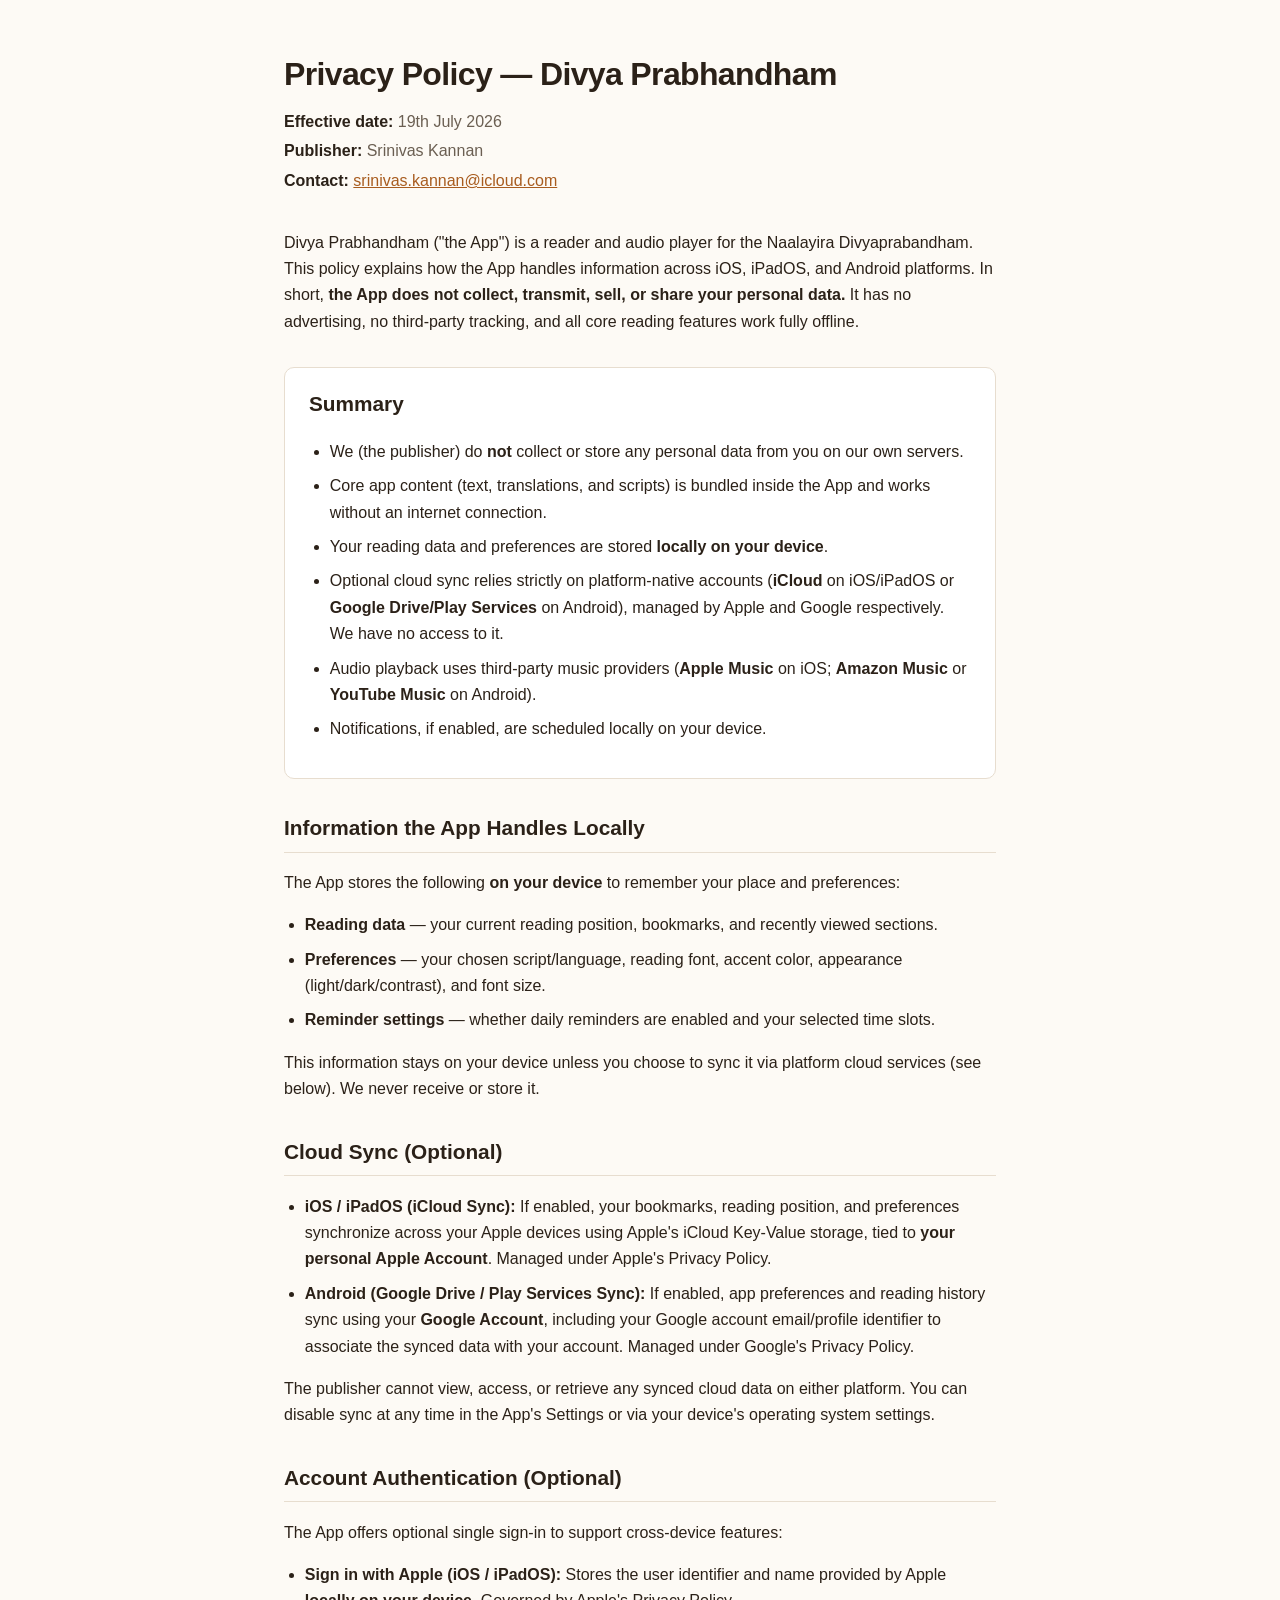
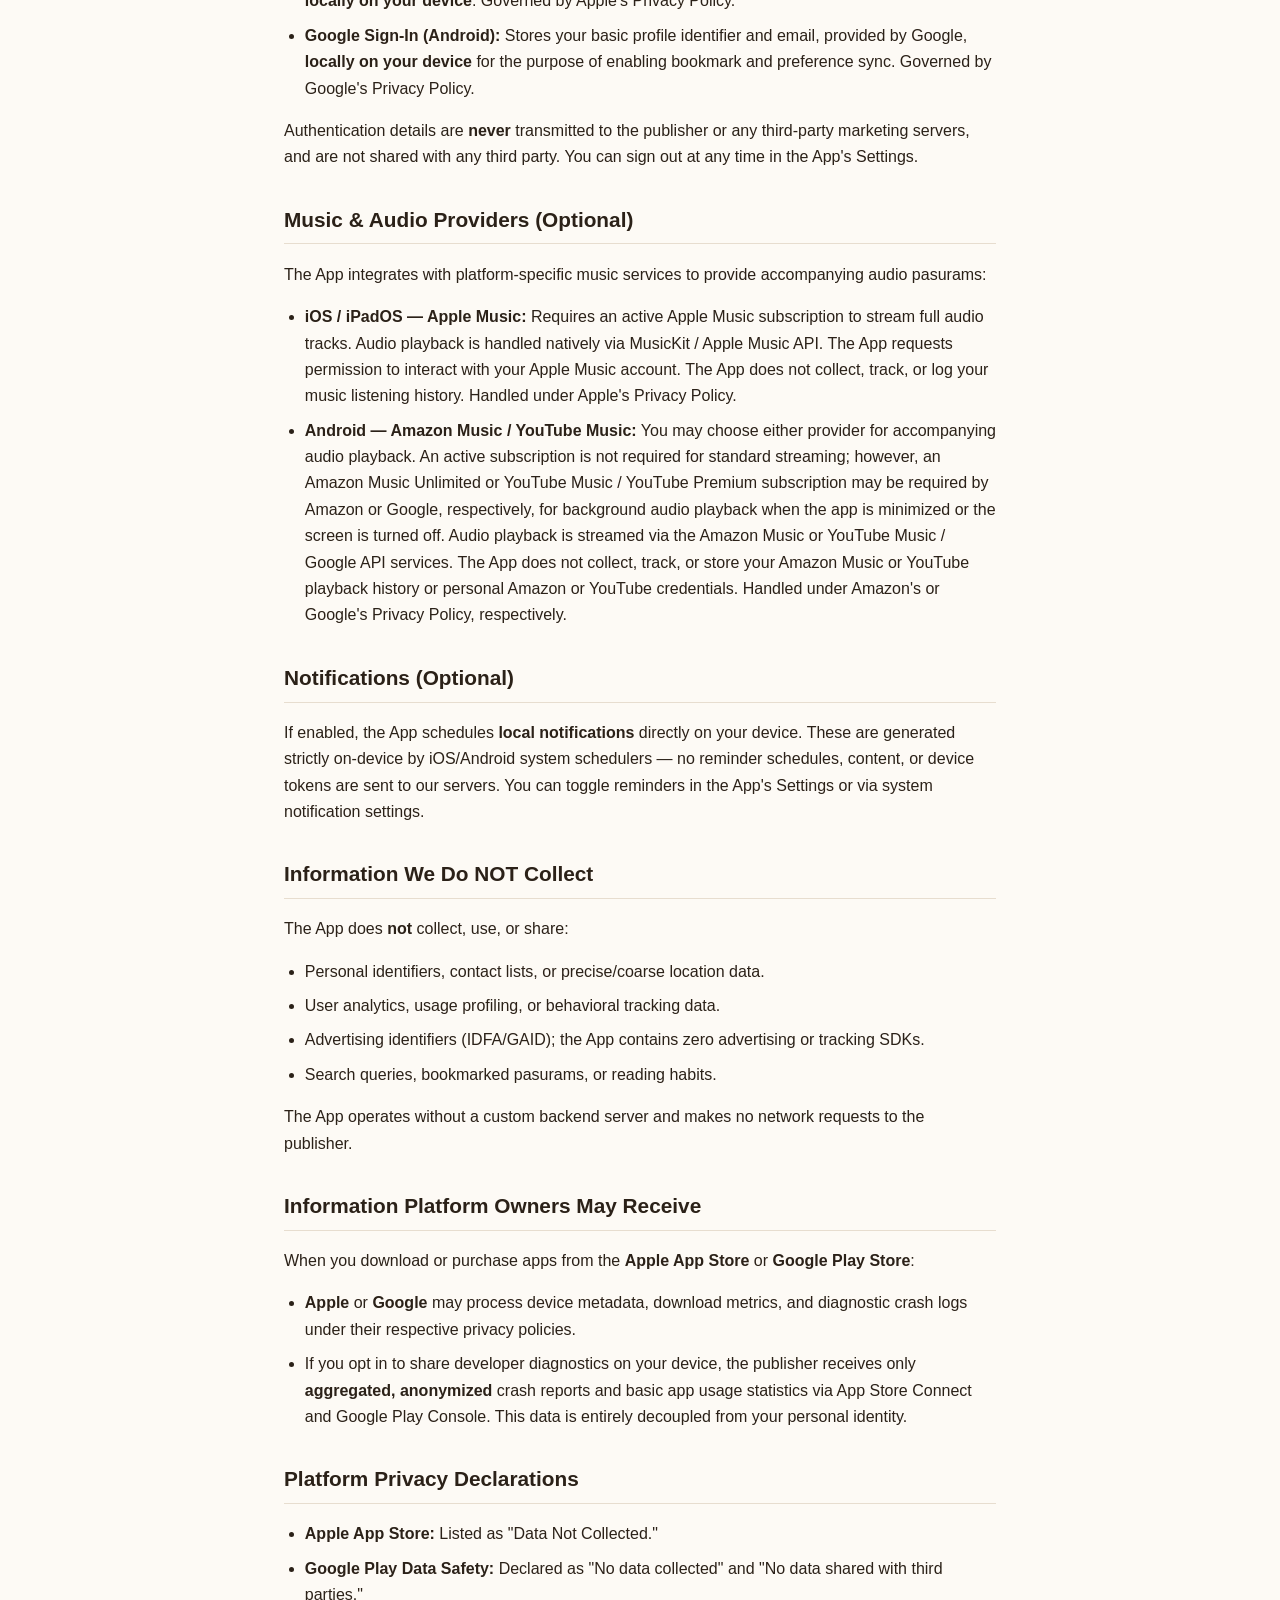
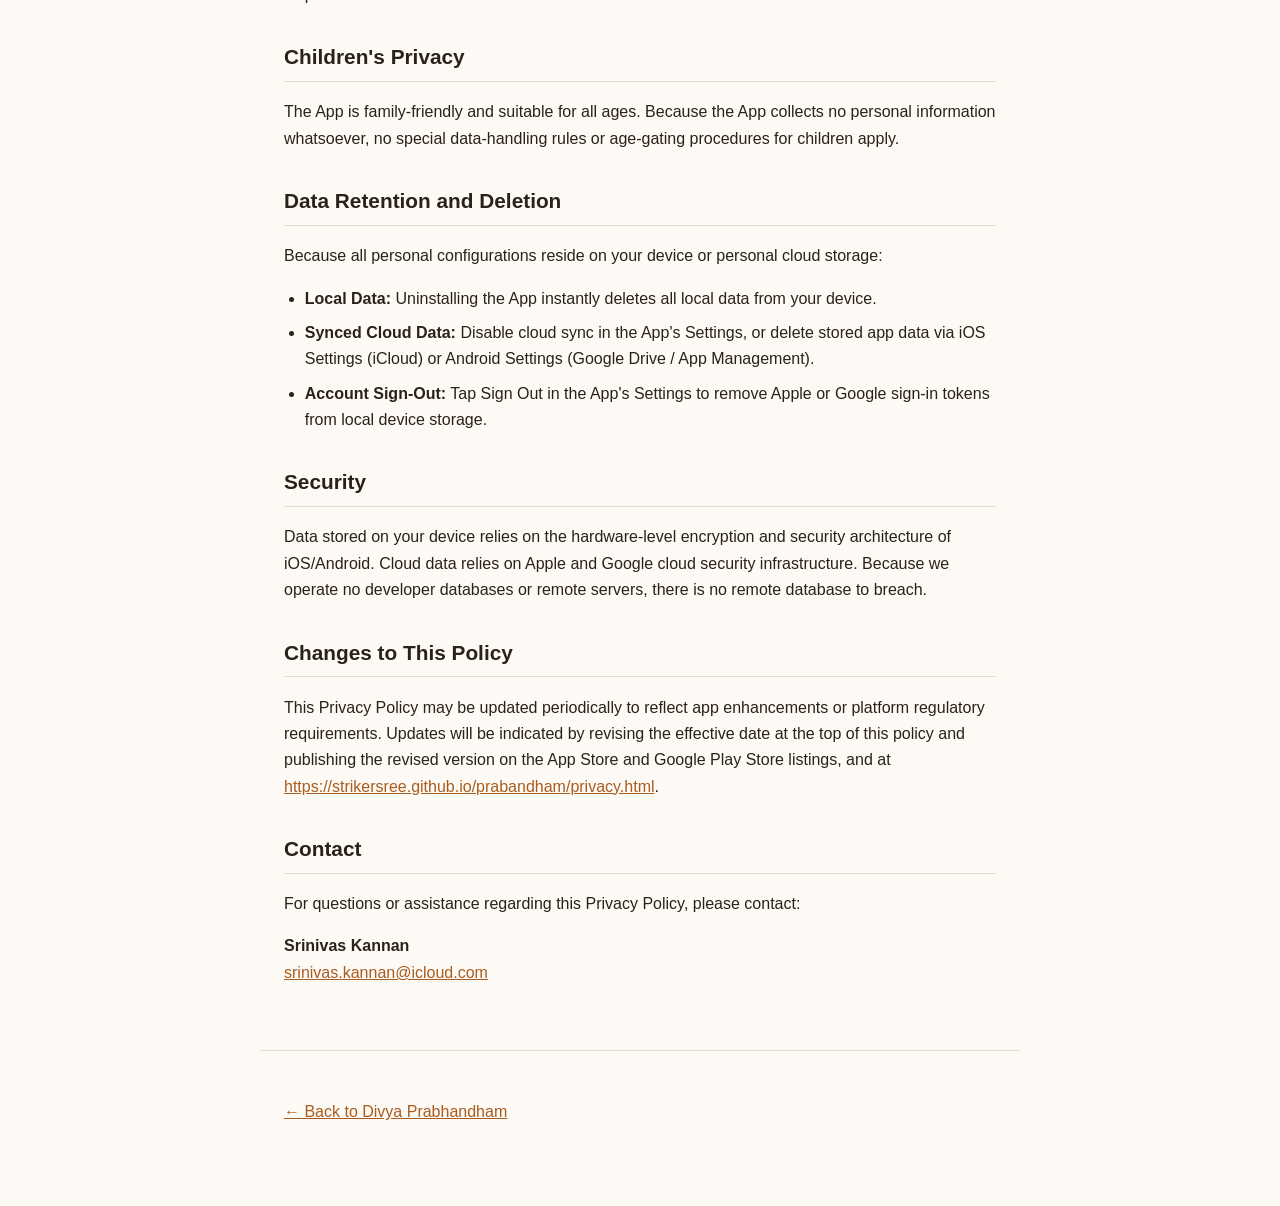
<file: privacy.html>
<!DOCTYPE html>
<html lang="en">
<head>
<meta charset="UTF-8">
<meta name="viewport" content="width=device-width, initial-scale=1.0">
<title>Privacy Policy — Divya Prabhandham</title>
<meta name="description" content="Privacy Policy for Divya Prabhandham: what data the app handles, how it is used, and confirmation that no data is sold or shared with third parties.">
<style>
  :root {
    color-scheme: light dark;
    --bg: #fdfaf5;
    --fg: #2b2118;
    --muted: #6b5f52;
    --accent: #a85c1f;
    --card-bg: #ffffff;
    --border: #e7ddcf;
  }
  @media (prefers-color-scheme: dark) {
    :root {
      --bg: #1b1712;
      --fg: #f1e9dd;
      --muted: #bcae9c;
      --accent: #e0985a;
      --card-bg: #241f18;
      --border: #3a3226;
    }
  }
  * { box-sizing: border-box; }
  body {
    margin: 0;
    background: var(--bg);
    color: var(--fg);
    font-family: -apple-system, BlinkMacSystemFont, "Segoe UI", Roboto, Helvetica, Arial, sans-serif;
    line-height: 1.65;
  }
  header {
    max-width: 760px;
    margin: 0 auto;
    padding: 3rem 1.5rem 1rem;
  }
  header h1 {
    font-size: 2rem;
    margin: 0 0 0.5rem;
    letter-spacing: -0.02em;
  }
  header p {
    color: var(--muted);
    margin: 0.2rem 0;
  }
  main {
    max-width: 760px;
    margin: 0 auto;
    padding: 0 1.5rem 2rem;
  }
  section {
    margin: 2rem 0;
  }
  h2 {
    font-size: 1.3rem;
    border-bottom: 1px solid var(--border);
    padding-bottom: 0.4rem;
  }
  .summary {
    background: var(--card-bg);
    border: 1px solid var(--border);
    border-radius: 10px;
    padding: 1.2rem 1.5rem;
  }
  ul {
    padding-left: 1.3rem;
  }
  li {
    margin-bottom: 0.5rem;
  }
  footer {
    max-width: 760px;
    margin: 0 auto;
    padding: 2rem 1.5rem 4rem;
    color: var(--muted);
    border-top: 1px solid var(--border);
  }
  a {
    color: var(--accent);
  }
  strong {
    color: var(--fg);
  }
</style>
</head>
<body>

<header>
  <h1>Privacy Policy — Divya Prabhandham</h1>
  <p><strong>Effective date:</strong> 19th July 2026</p>
  <p><strong>Publisher:</strong> Srinivas Kannan</p>
  <p><strong>Contact:</strong> <a href="mailto:srinivas.kannan@icloud.com">srinivas.kannan@icloud.com</a></p>
</header>

<main>
  <p>
    Divya Prabhandham ("the App") is a reader and audio player for the
    Naalayira Divyaprabandham. This policy explains how the App handles
    information across iOS, iPadOS, and Android platforms. In short,
    <strong>the App does not collect, transmit, sell, or share your
    personal data.</strong> It has no advertising, no third-party
    tracking, and all core reading features work fully offline.
  </p>

  <section class="summary">
    <h2 style="border-bottom:none;padding-bottom:0;margin-top:0;">Summary</h2>
    <ul>
      <li>We (the publisher) do <strong>not</strong> collect or store any personal data from you on our own servers.</li>
      <li>Core app content (text, translations, and scripts) is bundled inside the App and works without an internet connection.</li>
      <li>Your reading data and preferences are stored <strong>locally on your device</strong>.</li>
      <li>Optional cloud sync relies strictly on platform-native accounts (<strong>iCloud</strong> on iOS/iPadOS or <strong>Google Drive/Play Services</strong> on Android), managed by Apple and Google respectively. We have no access to it.</li>
      <li>Audio playback uses third-party music providers (<strong>Apple Music</strong> on iOS; <strong>Amazon Music</strong> or <strong>YouTube Music</strong> on Android).</li>
      <li>Notifications, if enabled, are scheduled locally on your device.</li>
    </ul>
  </section>

  <section>
    <h2>Information the App Handles Locally</h2>
    <p>The App stores the following <strong>on your device</strong> to remember your place and preferences:</p>
    <ul>
      <li><strong>Reading data</strong> — your current reading position, bookmarks, and recently viewed sections.</li>
      <li><strong>Preferences</strong> — your chosen script/language, reading font, accent color, appearance (light/dark/contrast), and font size.</li>
      <li><strong>Reminder settings</strong> — whether daily reminders are enabled and your selected time slots.</li>
    </ul>
    <p>This information stays on your device unless you choose to sync it via platform cloud services (see below). We never receive or store it.</p>
  </section>

  <section>
    <h2>Cloud Sync (Optional)</h2>
    <ul>
      <li><strong>iOS / iPadOS (iCloud Sync):</strong> If enabled, your bookmarks, reading position, and preferences synchronize across your Apple devices using Apple's iCloud Key-Value storage, tied to <strong>your personal Apple Account</strong>. Managed under Apple's Privacy Policy.</li>
      <li><strong>Android (Google Drive / Play Services Sync):</strong> If enabled, app preferences and reading history sync using your <strong>Google Account</strong>, including your Google account email/profile identifier to associate the synced data with your account. Managed under Google's Privacy Policy.</li>
    </ul>
    <p>The publisher cannot view, access, or retrieve any synced cloud data on either platform. You can disable sync at any time in the App's Settings or via your device's operating system settings.</p>
  </section>

  <section>
    <h2>Account Authentication (Optional)</h2>
    <p>The App offers optional single sign-in to support cross-device features:</p>
    <ul>
      <li><strong>Sign in with Apple (iOS / iPadOS):</strong> Stores the user identifier and name provided by Apple <strong>locally on your device</strong>. Governed by Apple's Privacy Policy.</li>
      <li><strong>Google Sign-In (Android):</strong> Stores your basic profile identifier and email, provided by Google, <strong>locally on your device</strong> for the purpose of enabling bookmark and preference sync. Governed by Google's Privacy Policy.</li>
    </ul>
    <p>Authentication details are <strong>never</strong> transmitted to the publisher or any third-party marketing servers, and are not shared with any third party. You can sign out at any time in the App's Settings.</p>
  </section>

  <section>
    <h2>Music &amp; Audio Providers (Optional)</h2>
    <p>The App integrates with platform-specific music services to provide accompanying audio pasurams:</p>
    <ul>
      <li>
        <strong>iOS / iPadOS — Apple Music:</strong> Requires an active Apple
        Music subscription to stream full audio tracks. Audio playback is
        handled natively via MusicKit / Apple Music API. The App requests
        permission to interact with your Apple Music account. The App does
        not collect, track, or log your music listening history. Handled
        under Apple's Privacy Policy.
      </li>
      <li>
        <strong>Android — Amazon Music / YouTube Music:</strong> You may
        choose either provider for accompanying audio playback. An active
        subscription is not required for standard streaming; however, an
        Amazon Music Unlimited or YouTube Music / YouTube Premium
        subscription may be required by Amazon or Google, respectively, for
        background audio playback when the app is minimized or the screen
        is turned off. Audio playback is streamed via the Amazon Music or
        YouTube Music / Google API services. The App does not collect,
        track, or store your Amazon Music or YouTube playback history or
        personal Amazon or YouTube credentials. Handled under Amazon's or
        Google's Privacy Policy, respectively.
      </li>
    </ul>
  </section>

  <section>
    <h2>Notifications (Optional)</h2>
    <p>
      If enabled, the App schedules <strong>local notifications</strong>
      directly on your device. These are generated strictly on-device by
      iOS/Android system schedulers — no reminder schedules, content, or
      device tokens are sent to our servers. You can toggle reminders in
      the App's Settings or via system notification settings.
    </p>
  </section>

  <section>
    <h2>Information We Do NOT Collect</h2>
    <p>The App does <strong>not</strong> collect, use, or share:</p>
    <ul>
      <li>Personal identifiers, contact lists, or precise/coarse location data.</li>
      <li>User analytics, usage profiling, or behavioral tracking data.</li>
      <li>Advertising identifiers (IDFA/GAID); the App contains zero advertising or tracking SDKs.</li>
      <li>Search queries, bookmarked pasurams, or reading habits.</li>
    </ul>
    <p>The App operates without a custom backend server and makes no network requests to the publisher.</p>
  </section>

  <section>
    <h2>Information Platform Owners May Receive</h2>
    <p>When you download or purchase apps from the <strong>Apple App Store</strong> or <strong>Google Play Store</strong>:</p>
    <ul>
      <li><strong>Apple</strong> or <strong>Google</strong> may process device metadata, download metrics, and diagnostic crash logs under their respective privacy policies.</li>
      <li>If you opt in to share developer diagnostics on your device, the publisher receives only <strong>aggregated, anonymized</strong> crash reports and basic app usage statistics via App Store Connect and Google Play Console. This data is entirely decoupled from your personal identity.</li>
    </ul>
  </section>

  <section>
    <h2>Platform Privacy Declarations</h2>
    <ul>
      <li><strong>Apple App Store:</strong> Listed as "Data Not Collected."</li>
      <li><strong>Google Play Data Safety:</strong> Declared as "No data collected" and "No data shared with third parties."</li>
    </ul>
  </section>

  <section>
    <h2>Children's Privacy</h2>
    <p>
      The App is family-friendly and suitable for all ages. Because the
      App collects no personal information whatsoever, no special
      data-handling rules or age-gating procedures for children apply.
    </p>
  </section>

  <section>
    <h2>Data Retention and Deletion</h2>
    <p>Because all personal configurations reside on your device or personal cloud storage:</p>
    <ul>
      <li><strong>Local Data:</strong> Uninstalling the App instantly deletes all local data from your device.</li>
      <li><strong>Synced Cloud Data:</strong> Disable cloud sync in the App's Settings, or delete stored app data via iOS Settings (iCloud) or Android Settings (Google Drive / App Management).</li>
      <li><strong>Account Sign-Out:</strong> Tap Sign Out in the App's Settings to remove Apple or Google sign-in tokens from local device storage.</li>
    </ul>
  </section>

  <section>
    <h2>Security</h2>
    <p>
      Data stored on your device relies on the hardware-level encryption
      and security architecture of iOS/Android. Cloud data relies on
      Apple and Google cloud security infrastructure. Because we operate
      no developer databases or remote servers, there is no remote
      database to breach.
    </p>
  </section>

  <section>
    <h2>Changes to This Policy</h2>
    <p>
      This Privacy Policy may be updated periodically to reflect app
      enhancements or platform regulatory requirements. Updates will be
      indicated by revising the effective date at the top of this policy
      and publishing the revised version on the App Store and Google Play
      Store listings, and at
      <a href="https://strikersree.github.io/prabandham/privacy.html">https://strikersree.github.io/prabandham/privacy.html</a>.
    </p>
  </section>

  <section>
    <h2>Contact</h2>
    <p>For questions or assistance regarding this Privacy Policy, please contact:</p>
    <p>
      <strong>Srinivas Kannan</strong><br>
      <a href="mailto:srinivas.kannan@icloud.com">srinivas.kannan@icloud.com</a>
    </p>
  </section>
</main>

<footer>
  <p><a href="index.html">&larr; Back to Divya Prabhandham</a></p>
</footer>

</body>
</html>
</file>
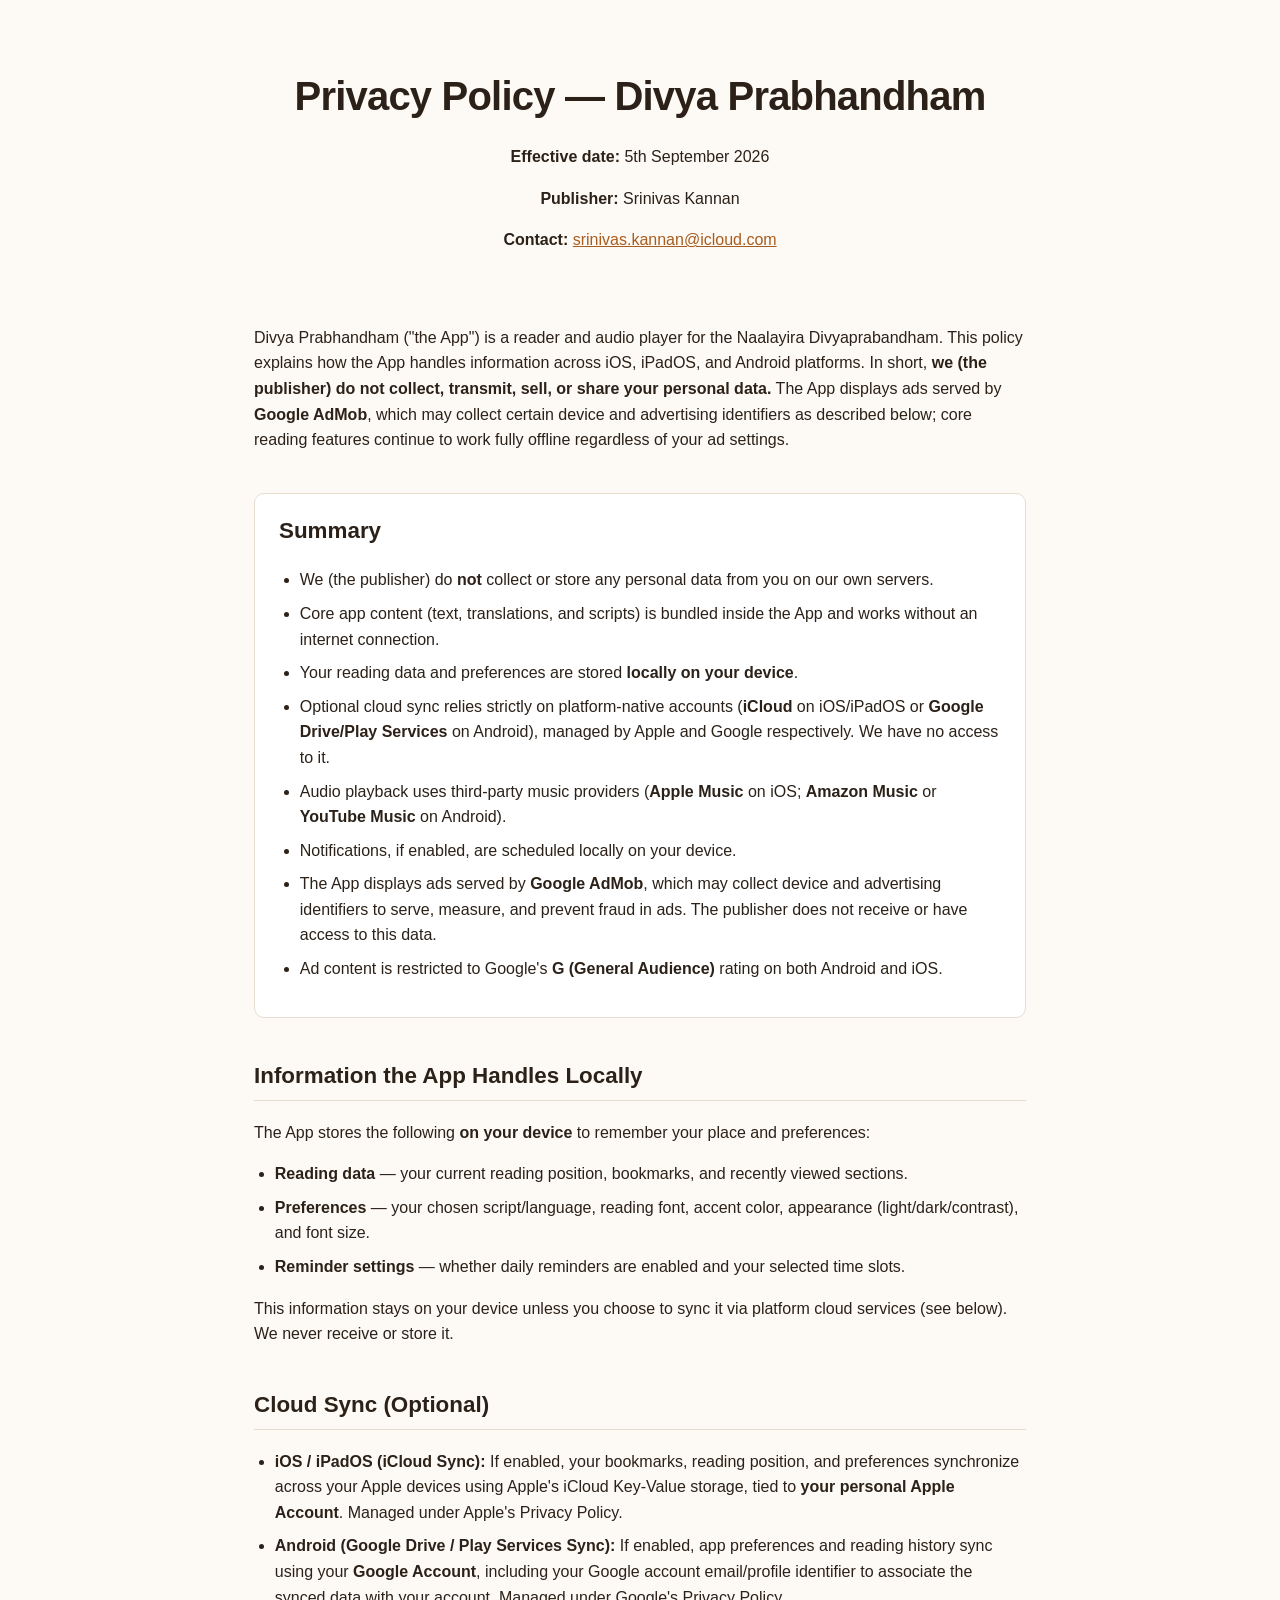
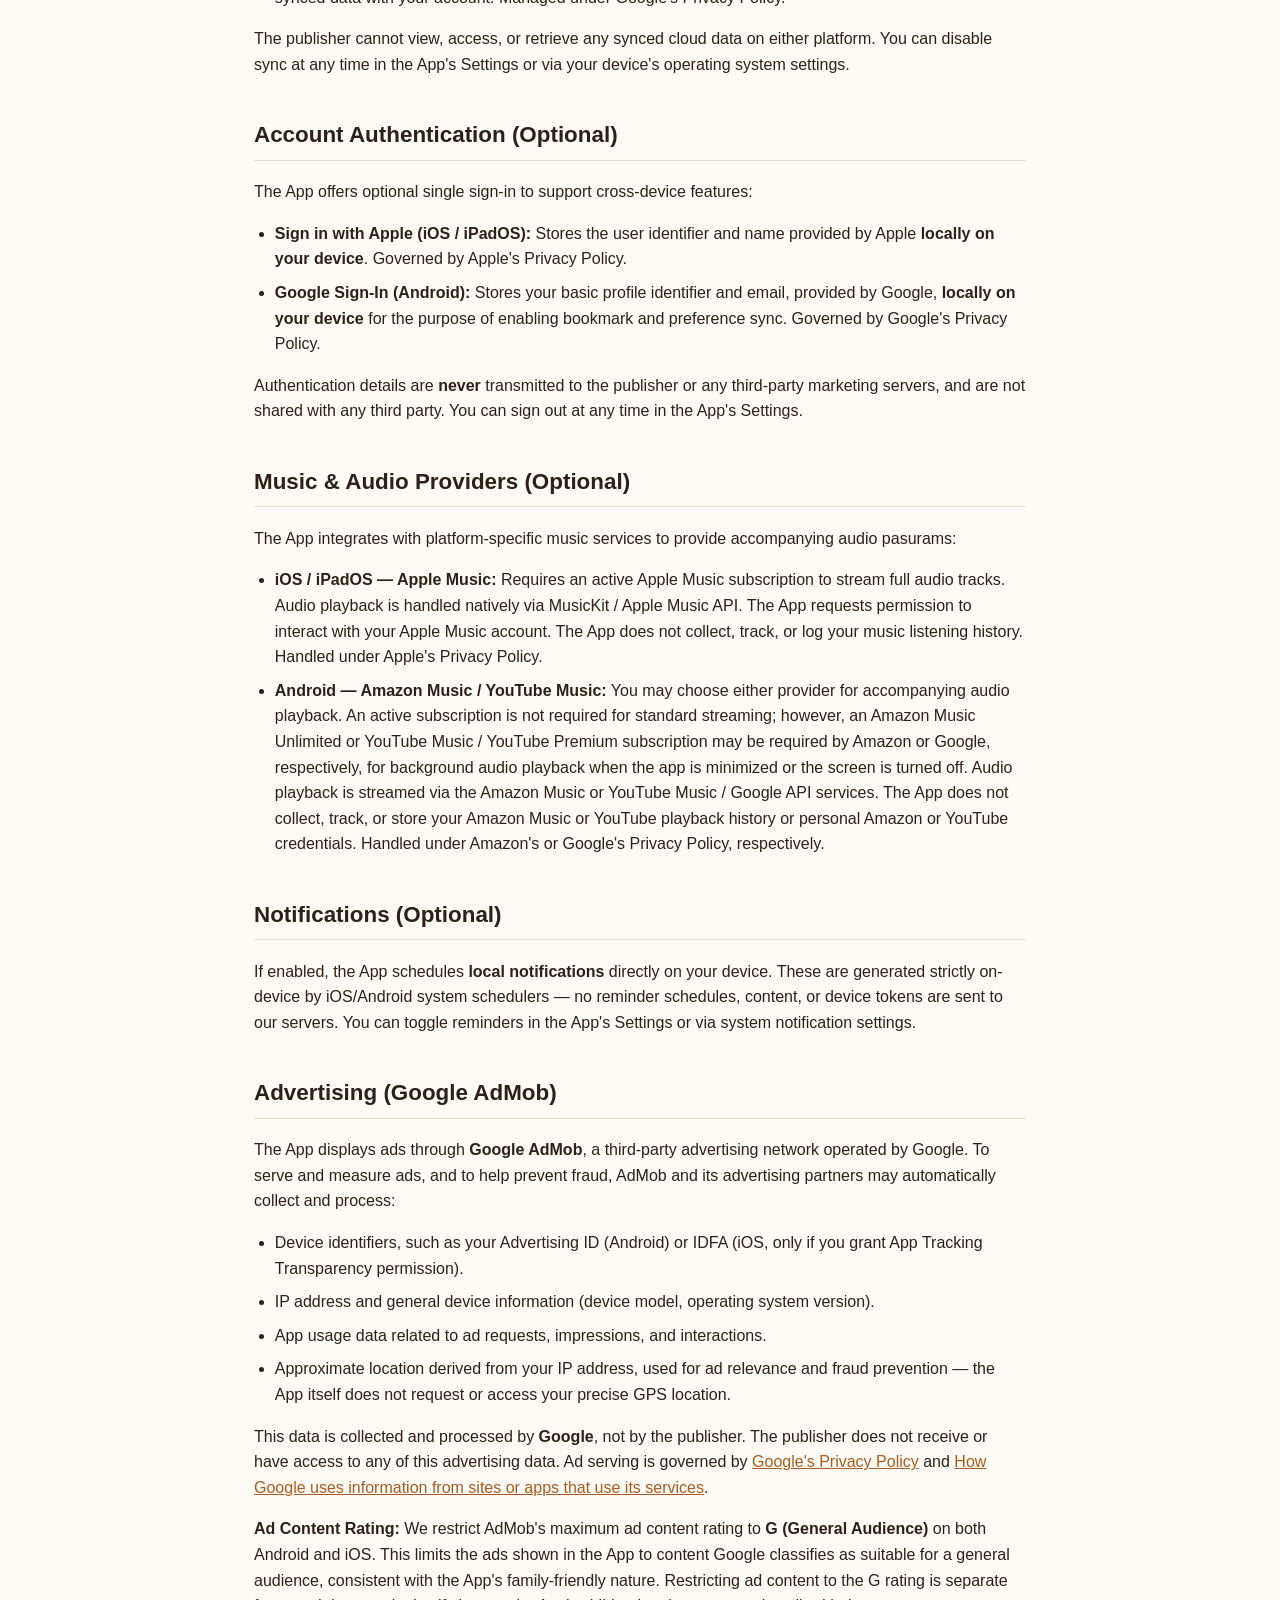
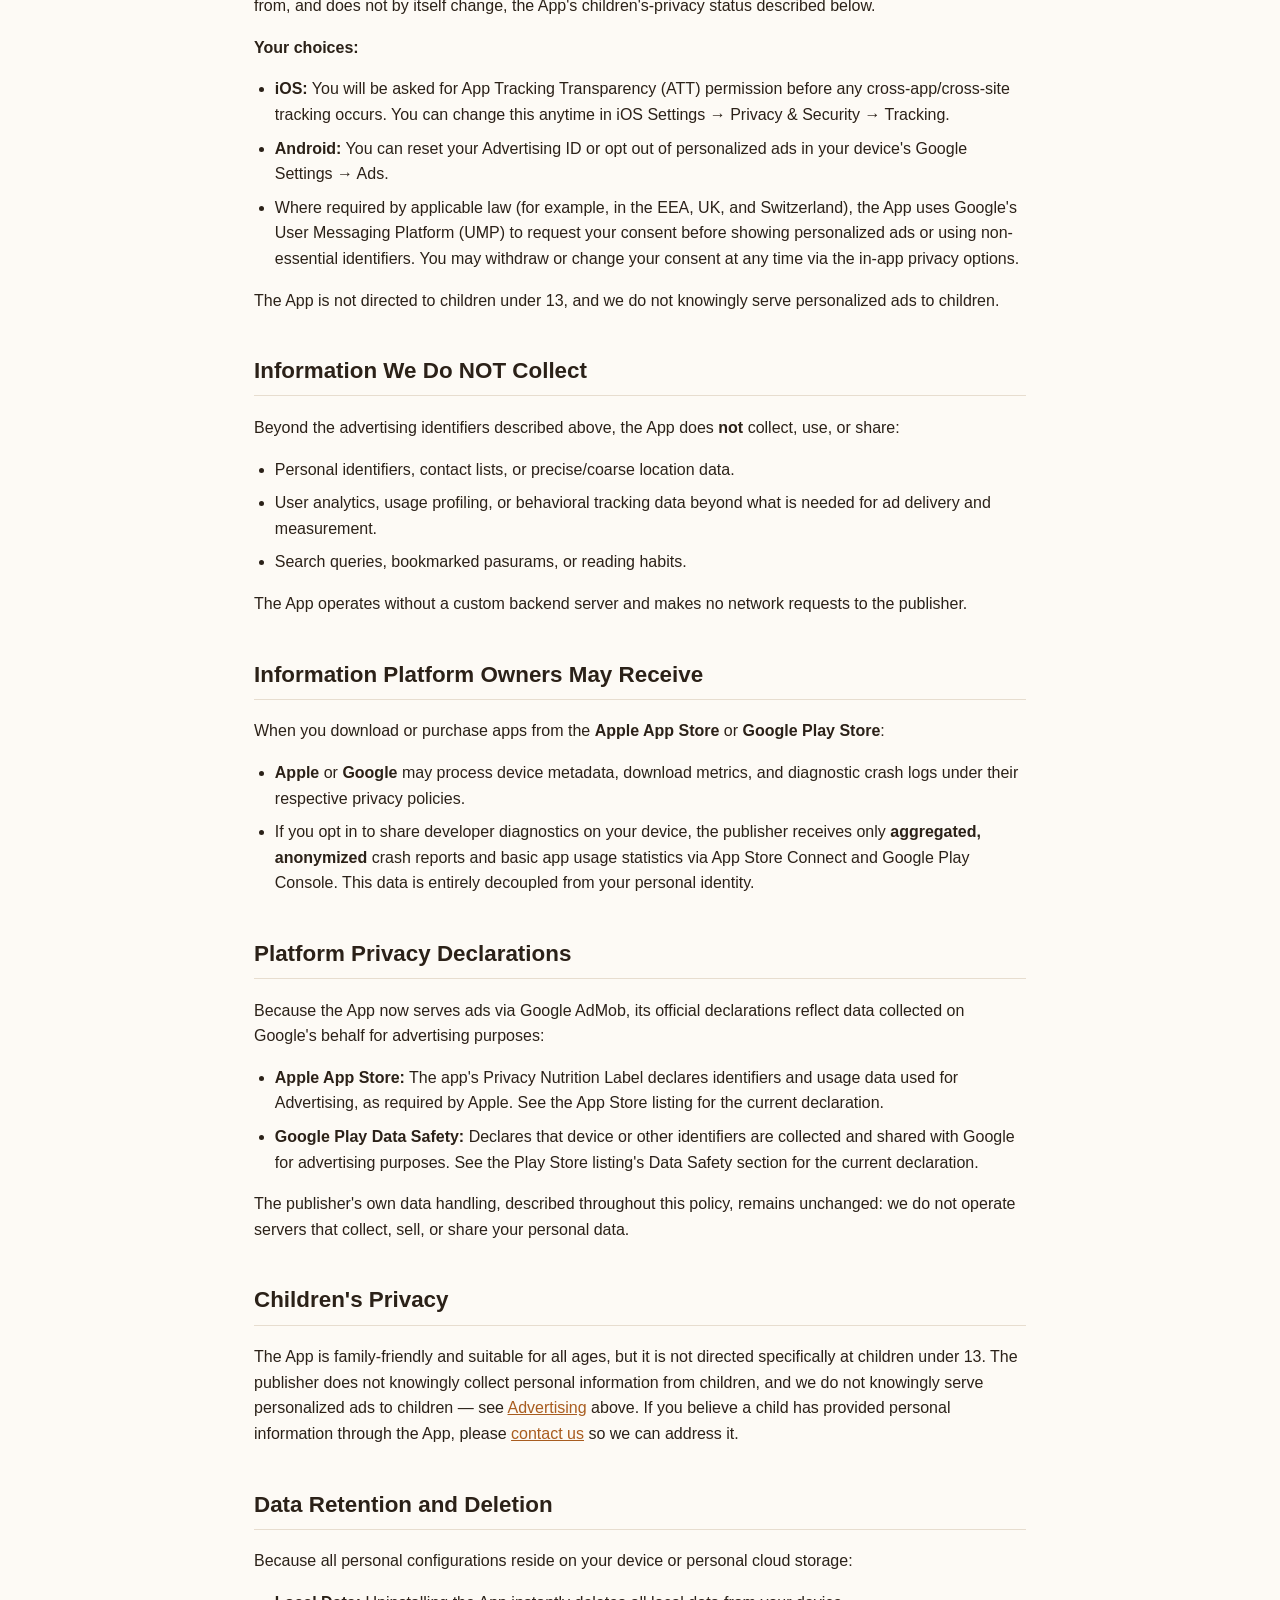
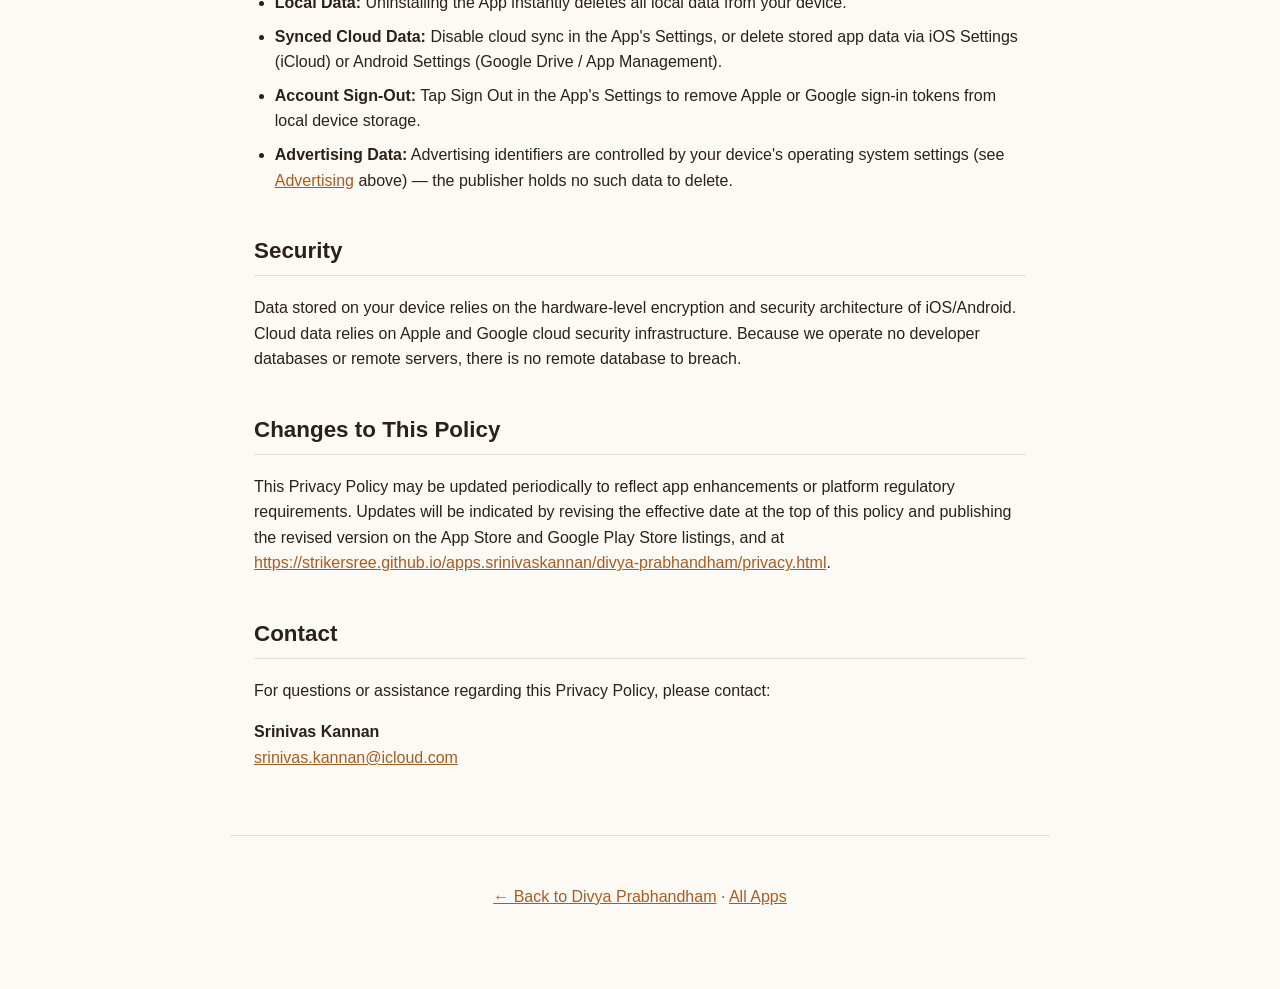
<file: divya-prabhandham/privacy.html>
<!DOCTYPE html>
<html lang="en">
<head>
<meta charset="UTF-8">
<meta name="viewport" content="width=device-width, initial-scale=1.0">
<title>Privacy Policy — Divya Prabhandham</title>
<meta name="description" content="Privacy Policy for Divya Prabhandham: what data the app handles, how Google AdMob is used to display ads, and confirmation that no data is sold to or shared with third parties beyond ad serving.">
<link rel="canonical" href="https://strikersree.github.io/apps.srinivaskannan/divya-prabhandham/privacy.html">
<link rel="icon" href="../assets/icons/favicon.svg" type="image/svg+xml">
<link rel="stylesheet" href="../assets/style.css">
</head>
<body>

<header>
  <h1>Privacy Policy — Divya Prabhandham</h1>
  <p><strong>Effective date:</strong> 5th September 2026</p>
  <p><strong>Publisher:</strong> Srinivas Kannan</p>
  <p><strong>Contact:</strong> <a href="mailto:srinivas.kannan@icloud.com">srinivas.kannan@icloud.com</a></p>
</header>

<main>
  <p>
    Divya Prabhandham ("the App") is a reader and audio player for the
    Naalayira Divyaprabandham. This policy explains how the App handles
    information across iOS, iPadOS, and Android platforms. In short,
    <strong>we (the publisher) do not collect, transmit, sell, or share
    your personal data.</strong> The App displays ads served by
    <strong>Google AdMob</strong>, which may collect certain device and
    advertising identifiers as described below; core reading features
    continue to work fully offline regardless of your ad settings.
  </p>

  <section class="summary">
    <h2 style="border-bottom:none;padding-bottom:0;margin-top:0;">Summary</h2>
    <ul>
      <li>We (the publisher) do <strong>not</strong> collect or store any personal data from you on our own servers.</li>
      <li>Core app content (text, translations, and scripts) is bundled inside the App and works without an internet connection.</li>
      <li>Your reading data and preferences are stored <strong>locally on your device</strong>.</li>
      <li>Optional cloud sync relies strictly on platform-native accounts (<strong>iCloud</strong> on iOS/iPadOS or <strong>Google Drive/Play Services</strong> on Android), managed by Apple and Google respectively. We have no access to it.</li>
      <li>Audio playback uses third-party music providers (<strong>Apple Music</strong> on iOS; <strong>Amazon Music</strong> or <strong>YouTube Music</strong> on Android).</li>
      <li>Notifications, if enabled, are scheduled locally on your device.</li>
      <li>The App displays ads served by <strong>Google AdMob</strong>, which may collect device and advertising identifiers to serve, measure, and prevent fraud in ads. The publisher does not receive or have access to this data.</li>
      <li>Ad content is restricted to Google's <strong>G (General Audience)</strong> rating on both Android and iOS.</li>
    </ul>
  </section>

  <section>
    <h2>Information the App Handles Locally</h2>
    <p>The App stores the following <strong>on your device</strong> to remember your place and preferences:</p>
    <ul>
      <li><strong>Reading data</strong> — your current reading position, bookmarks, and recently viewed sections.</li>
      <li><strong>Preferences</strong> — your chosen script/language, reading font, accent color, appearance (light/dark/contrast), and font size.</li>
      <li><strong>Reminder settings</strong> — whether daily reminders are enabled and your selected time slots.</li>
    </ul>
    <p>This information stays on your device unless you choose to sync it via platform cloud services (see below). We never receive or store it.</p>
  </section>

  <section>
    <h2>Cloud Sync (Optional)</h2>
    <ul>
      <li><strong>iOS / iPadOS (iCloud Sync):</strong> If enabled, your bookmarks, reading position, and preferences synchronize across your Apple devices using Apple's iCloud Key-Value storage, tied to <strong>your personal Apple Account</strong>. Managed under Apple's Privacy Policy.</li>
      <li><strong>Android (Google Drive / Play Services Sync):</strong> If enabled, app preferences and reading history sync using your <strong>Google Account</strong>, including your Google account email/profile identifier to associate the synced data with your account. Managed under Google's Privacy Policy.</li>
    </ul>
    <p>The publisher cannot view, access, or retrieve any synced cloud data on either platform. You can disable sync at any time in the App's Settings or via your device's operating system settings.</p>
  </section>

  <section>
    <h2>Account Authentication (Optional)</h2>
    <p>The App offers optional single sign-in to support cross-device features:</p>
    <ul>
      <li><strong>Sign in with Apple (iOS / iPadOS):</strong> Stores the user identifier and name provided by Apple <strong>locally on your device</strong>. Governed by Apple's Privacy Policy.</li>
      <li><strong>Google Sign-In (Android):</strong> Stores your basic profile identifier and email, provided by Google, <strong>locally on your device</strong> for the purpose of enabling bookmark and preference sync. Governed by Google's Privacy Policy.</li>
    </ul>
    <p>Authentication details are <strong>never</strong> transmitted to the publisher or any third-party marketing servers, and are not shared with any third party. You can sign out at any time in the App's Settings.</p>
  </section>

  <section>
    <h2>Music &amp; Audio Providers (Optional)</h2>
    <p>The App integrates with platform-specific music services to provide accompanying audio pasurams:</p>
    <ul>
      <li>
        <strong>iOS / iPadOS — Apple Music:</strong> Requires an active Apple
        Music subscription to stream full audio tracks. Audio playback is
        handled natively via MusicKit / Apple Music API. The App requests
        permission to interact with your Apple Music account. The App does
        not collect, track, or log your music listening history. Handled
        under Apple's Privacy Policy.
      </li>
      <li>
        <strong>Android — Amazon Music / YouTube Music:</strong> You may
        choose either provider for accompanying audio playback. An active
        subscription is not required for standard streaming; however, an
        Amazon Music Unlimited or YouTube Music / YouTube Premium
        subscription may be required by Amazon or Google, respectively, for
        background audio playback when the app is minimized or the screen
        is turned off. Audio playback is streamed via the Amazon Music or
        YouTube Music / Google API services. The App does not collect,
        track, or store your Amazon Music or YouTube playback history or
        personal Amazon or YouTube credentials. Handled under Amazon's or
        Google's Privacy Policy, respectively.
      </li>
    </ul>
  </section>

  <section>
    <h2>Notifications (Optional)</h2>
    <p>
      If enabled, the App schedules <strong>local notifications</strong>
      directly on your device. These are generated strictly on-device by
      iOS/Android system schedulers — no reminder schedules, content, or
      device tokens are sent to our servers. You can toggle reminders in
      the App's Settings or via system notification settings.
    </p>
  </section>

  <section id="advertising">
    <h2>Advertising (Google AdMob)</h2>
    <p>
      The App displays ads through <strong>Google AdMob</strong>, a
      third-party advertising network operated by Google. To serve and
      measure ads, and to help prevent fraud, AdMob and its advertising
      partners may automatically collect and process:
    </p>
    <ul>
      <li>Device identifiers, such as your Advertising ID (Android) or IDFA (iOS, only if you grant App Tracking Transparency permission).</li>
      <li>IP address and general device information (device model, operating system version).</li>
      <li>App usage data related to ad requests, impressions, and interactions.</li>
      <li>Approximate location derived from your IP address, used for ad relevance and fraud prevention — the App itself does not request or access your precise GPS location.</li>
    </ul>
    <p>
      This data is collected and processed by <strong>Google</strong>, not
      by the publisher. The publisher does not receive or have access to
      any of this advertising data. Ad serving is governed by
      <a href="https://policies.google.com/privacy">Google's Privacy Policy</a>
      and
      <a href="https://policies.google.com/technologies/partner-sites">How Google uses information from sites or apps that use its services</a>.
    </p>
    <p>
      <strong>Ad Content Rating:</strong> We restrict AdMob's maximum ad
      content rating to <strong>G (General Audience)</strong> on both
      Android and iOS. This limits the ads shown in the App to content
      Google classifies as suitable for a general audience, consistent
      with the App's family-friendly nature. Restricting ad content to
      the G rating is separate from, and does not by itself change, the
      App's children's-privacy status described below.
    </p>
    <p><strong>Your choices:</strong></p>
    <ul>
      <li><strong>iOS:</strong> You will be asked for App Tracking Transparency (ATT) permission before any cross-app/cross-site tracking occurs. You can change this anytime in iOS Settings &rarr; Privacy &amp; Security &rarr; Tracking.</li>
      <li><strong>Android:</strong> You can reset your Advertising ID or opt out of personalized ads in your device's Google Settings &rarr; Ads.</li>
      <li>Where required by applicable law (for example, in the EEA, UK, and Switzerland), the App uses Google's User Messaging Platform (UMP) to request your consent before showing personalized ads or using non-essential identifiers. You may withdraw or change your consent at any time via the in-app privacy options.</li>
    </ul>
    <p>
      The App is not directed to children under 13, and we do not knowingly
      serve personalized ads to children.
    </p>
  </section>

  <section>
    <h2>Information We Do NOT Collect</h2>
    <p>Beyond the advertising identifiers described above, the App does <strong>not</strong> collect, use, or share:</p>
    <ul>
      <li>Personal identifiers, contact lists, or precise/coarse location data.</li>
      <li>User analytics, usage profiling, or behavioral tracking data beyond what is needed for ad delivery and measurement.</li>
      <li>Search queries, bookmarked pasurams, or reading habits.</li>
    </ul>
    <p>The App operates without a custom backend server and makes no network requests to the publisher.</p>
  </section>

  <section>
    <h2>Information Platform Owners May Receive</h2>
    <p>When you download or purchase apps from the <strong>Apple App Store</strong> or <strong>Google Play Store</strong>:</p>
    <ul>
      <li><strong>Apple</strong> or <strong>Google</strong> may process device metadata, download metrics, and diagnostic crash logs under their respective privacy policies.</li>
      <li>If you opt in to share developer diagnostics on your device, the publisher receives only <strong>aggregated, anonymized</strong> crash reports and basic app usage statistics via App Store Connect and Google Play Console. This data is entirely decoupled from your personal identity.</li>
    </ul>
  </section>

  <section>
    <h2>Platform Privacy Declarations</h2>
    <p>
      Because the App now serves ads via Google AdMob, its official
      declarations reflect data collected on Google's behalf for
      advertising purposes:
    </p>
    <ul>
      <li><strong>Apple App Store:</strong> The app's Privacy Nutrition Label declares identifiers and usage data used for Advertising, as required by Apple. See the App Store listing for the current declaration.</li>
      <li><strong>Google Play Data Safety:</strong> Declares that device or other identifiers are collected and shared with Google for advertising purposes. See the Play Store listing's Data Safety section for the current declaration.</li>
    </ul>
    <p>The publisher's own data handling, described throughout this policy, remains unchanged: we do not operate servers that collect, sell, or share your personal data.</p>
  </section>

  <section>
    <h2>Children's Privacy</h2>
    <p>
      The App is family-friendly and suitable for all ages, but it is not
      directed specifically at children under 13. The publisher does not
      knowingly collect personal information from children, and we do not
      knowingly serve personalized ads to children — see
      <a href="#advertising">Advertising</a> above. If you believe a child
      has provided personal information through the App, please
      <a href="#contact">contact us</a> so we can address it.
    </p>
  </section>

  <section>
    <h2>Data Retention and Deletion</h2>
    <p>Because all personal configurations reside on your device or personal cloud storage:</p>
    <ul>
      <li><strong>Local Data:</strong> Uninstalling the App instantly deletes all local data from your device.</li>
      <li><strong>Synced Cloud Data:</strong> Disable cloud sync in the App's Settings, or delete stored app data via iOS Settings (iCloud) or Android Settings (Google Drive / App Management).</li>
      <li><strong>Account Sign-Out:</strong> Tap Sign Out in the App's Settings to remove Apple or Google sign-in tokens from local device storage.</li>
      <li><strong>Advertising Data:</strong> Advertising identifiers are controlled by your device's operating system settings (see <a href="#advertising">Advertising</a> above) — the publisher holds no such data to delete.</li>
    </ul>
  </section>

  <section>
    <h2>Security</h2>
    <p>
      Data stored on your device relies on the hardware-level encryption
      and security architecture of iOS/Android. Cloud data relies on
      Apple and Google cloud security infrastructure. Because we operate
      no developer databases or remote servers, there is no remote
      database to breach.
    </p>
  </section>

  <section>
    <h2>Changes to This Policy</h2>
    <p>
      This Privacy Policy may be updated periodically to reflect app
      enhancements or platform regulatory requirements. Updates will be
      indicated by revising the effective date at the top of this policy
      and publishing the revised version on the App Store and Google Play
      Store listings, and at
      <a href="https://strikersree.github.io/apps.srinivaskannan/divya-prabhandham/privacy.html">https://strikersree.github.io/apps.srinivaskannan/divya-prabhandham/privacy.html</a>.
    </p>
  </section>

  <section id="contact">
    <h2>Contact</h2>
    <p>For questions or assistance regarding this Privacy Policy, please contact:</p>
    <p>
      <strong>Srinivas Kannan</strong><br>
      <a href="mailto:srinivas.kannan@icloud.com">srinivas.kannan@icloud.com</a>
    </p>
  </section>
</main>

<footer>
  <p>
    <a href="index.html">&larr; Back to Divya Prabhandham</a>
    &middot;
    <a href="../index.html">All Apps</a>
  </p>
</footer>

</body>
</html>
</file>
<file: assets/style.css>
:root {
  color-scheme: light dark;
  --bg: #fdfaf5;
  --fg: #2b2118;
  --muted: #6b5f52;
  --accent: #a85c1f;
  --card-bg: #ffffff;
  --border: #e7ddcf;
  --badge-bg: #f1e6d5;
}
@media (prefers-color-scheme: dark) {
  :root {
    --bg: #1b1712;
    --fg: #f1e9dd;
    --muted: #bcae9c;
    --accent: #e0985a;
    --card-bg: #241f18;
    --border: #3a3226;
    --badge-bg: #332a1e;
  }
}
* { box-sizing: border-box; }
body {
  margin: 0;
  background: var(--bg);
  color: var(--fg);
  font-family: -apple-system, BlinkMacSystemFont, "Segoe UI", Roboto, Helvetica, Arial, sans-serif;
  line-height: 1.6;
}
a { color: var(--accent); }
strong { color: var(--fg); }

header {
  max-width: 820px;
  margin: 0 auto;
  padding: 4rem 1.5rem 1rem;
  text-align: center;
}
header h1 {
  font-size: 2.5rem;
  margin: 0 0 0.5rem;
  letter-spacing: -0.02em;
}
header p.tagline {
  color: var(--muted);
  font-size: 1.15rem;
  margin: 0;
}

/* Marketing hero */
.hero {
  max-width: 820px;
  margin: 0 auto;
  padding: 4.5rem 1.5rem 2.5rem;
  text-align: center;
  border-bottom: none;
}
.hero .app-icon {
  width: 112px;
  height: 112px;
  border-radius: 25%;
  display: block;
  margin: 0 auto 1.5rem;
  box-shadow: 0 10px 30px rgba(0, 0, 0, 0.18);
}
.hero h1 {
  font-size: clamp(2.1rem, 6vw, 3rem);
  margin: 0 0 0.75rem;
  letter-spacing: -0.03em;
  line-height: 1.15;
}
.hero .tagline {
  color: var(--muted);
  font-size: clamp(1.05rem, 2.6vw, 1.3rem);
  margin: 0 auto;
  max-width: 34rem;
}
.hero .store-badges { justify-content: center; margin-top: 2rem; }

main {
  max-width: 820px;
  margin: 0 auto;
  padding: 1.5rem;
}
section { margin: 2.5rem 0; }
h2 {
  font-size: 1.4rem;
  border-bottom: 1px solid var(--border);
  padding-bottom: 0.4rem;
}

footer {
  max-width: 820px;
  margin: 0 auto;
  padding: 2rem 1.5rem 4rem;
  text-align: center;
  color: var(--muted);
  border-top: 1px solid var(--border);
}

/* Feature grid (product pages) */
.features {
  list-style: none;
  padding: 0;
  display: grid;
  gap: 1rem;
  grid-template-columns: repeat(auto-fit, minmax(220px, 1fr));
}
.features li {
  background: var(--card-bg);
  border: 1px solid var(--border);
  border-radius: 10px;
  padding: 1rem 1.1rem;
}
.features strong { display: block; margin-bottom: 0.25rem; }
/* Wider cards so an even number of features pairs up instead of orphaning one */
.features.duo { grid-template-columns: repeat(auto-fit, minmax(320px, 1fr)); }

/* App portfolio grid (overview page) */
.app-grid {
  display: grid;
  gap: 1.25rem;
  grid-template-columns: repeat(auto-fit, minmax(260px, 1fr));
}
.app-card {
  background: var(--card-bg);
  border: 1px solid var(--border);
  border-radius: 12px;
  padding: 1.5rem;
  display: flex;
  flex-direction: column;
  gap: 0.75rem;
}
.app-card h3 { margin: 0; font-size: 1.2rem; }
.app-card p { margin: 0; color: var(--muted); flex-grow: 1; }
.app-card .platforms {
  font-size: 0.85rem;
  color: var(--muted);
  text-transform: uppercase;
  letter-spacing: 0.04em;
}
.status-pill {
  display: inline-block;
  align-self: flex-start;
  font-size: 0.75rem;
  font-weight: 600;
  padding: 0.2rem 0.6rem;
  border-radius: 999px;
  background: var(--badge-bg);
  color: var(--accent);
}
/* Store badges (product pages) */
.store-badges {
  display: flex;
  flex-wrap: wrap;
  align-items: center;
  gap: 1rem;
  margin-top: 1rem;
}
.store-badges a { line-height: 0; }
.store-badges img {
  height: 54px;
  width: auto;
  display: block;
}
/* Put the visitor's own platform first; falls back to source order without JS */
.platform-ios .store-badges .badge-ios,
.platform-android .store-badges .badge-android { order: -1; }

/* Closing call to action */
.cta {
  background: var(--card-bg);
  border: 1px solid var(--border);
  border-radius: 14px;
  padding: 2.25rem 1.5rem;
  text-align: center;
}
.cta h2 {
  border-bottom: none;
  padding-bottom: 0;
  margin-top: 0;
  font-size: 1.5rem;
}
.cta p { color: var(--muted); margin: 0 auto; max-width: 30rem; }
.cta .store-badges { justify-content: center; }
.store-badges .web-app-btn {
  display: inline-flex;
  align-items: center;
  gap: 0.5rem;
  height: 54px;
  padding: 0 1.25rem;
  border: 1px solid var(--border);
  border-radius: 10px;
  background: var(--card-bg);
  color: var(--fg);
  font-weight: 600;
  font-size: 0.95rem;
  text-decoration: none;
}
.store-badges .web-app-btn:hover { border-color: var(--accent); }

/* Privacy policy pages */
.summary {
  background: var(--card-bg);
  border: 1px solid var(--border);
  border-radius: 10px;
  padding: 1.2rem 1.5rem;
}
ul { padding-left: 1.3rem; }
li { margin-bottom: 0.5rem; }
</file>
